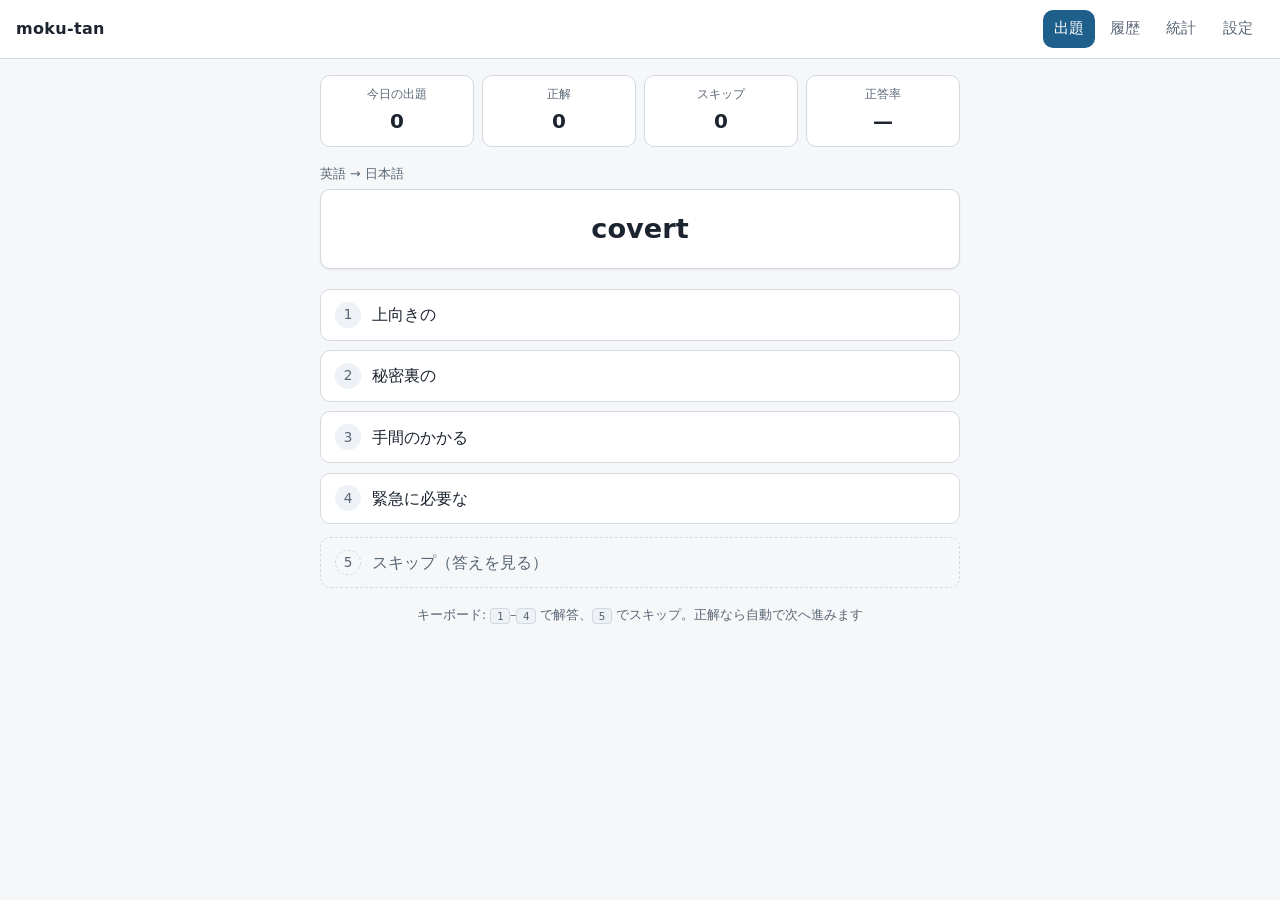
<file: docs/index.html>
<!doctype html>
<html lang="ja">
  <head>
    <meta charset="utf-8" />
    <meta name="viewport" content="width=device-width, initial-scale=1" />
    <title>moku-tan — TOEIC 英単語・熟語</title>
    <meta name="description" content="TOEIC 頻出の英単語と熟語を 4 択で反復学習する学習アプリ" />
    <link rel="icon" href="./favicon.svg" type="image/svg+xml" />
    <link rel="stylesheet" href="./css/style.css" />
  </head>
  <body>
    <header class="app-header">
      <p class="app-title">moku-tan</p>
      <nav class="app-nav" aria-label="画面切り替え">
        <a href="./index.html" data-nav>出題</a>
        <a href="./history.html" data-nav>履歴</a>
        <a href="./stats.html" data-nav>統計</a>
        <a href="./settings.html" data-nav>設定</a>
      </nav>
    </header>

    <main class="page">
      <p id="notice" class="notice" role="status" hidden></p>

      <section class="today-bar" aria-label="今日の成績">
        <span class="today-item"><span class="today-label">今日の出題</span><b id="today-asked">0</b></span>
        <span class="today-item"><span class="today-label">正解</span><b id="today-correct">0</b></span>
        <span class="today-item"><span class="today-label">スキップ</span><b id="today-skipped">0</b></span>
        <span class="today-item"><span class="today-label">正答率</span><b id="today-accuracy">—</b></span>
      </section>

      <section id="quiz" class="quiz">
        <p id="direction-label" class="direction-label"></p>
        <h1 id="prompt" class="prompt"></h1>

        <ul id="choices" class="choices"></ul>

        <div id="feedback" class="feedback" aria-live="polite"></div>

        <button id="next" type="button" class="next-button" hidden>次へ</button>
        <p id="hint" class="hint">キーボード: <kbd>1</kbd>–<kbd>4</kbd> で解答、<kbd>5</kbd> でスキップ</p>
      </section>
    </main>

    <script type="module" src="./js/main.js"></script>
  </body>
</html>
</file>
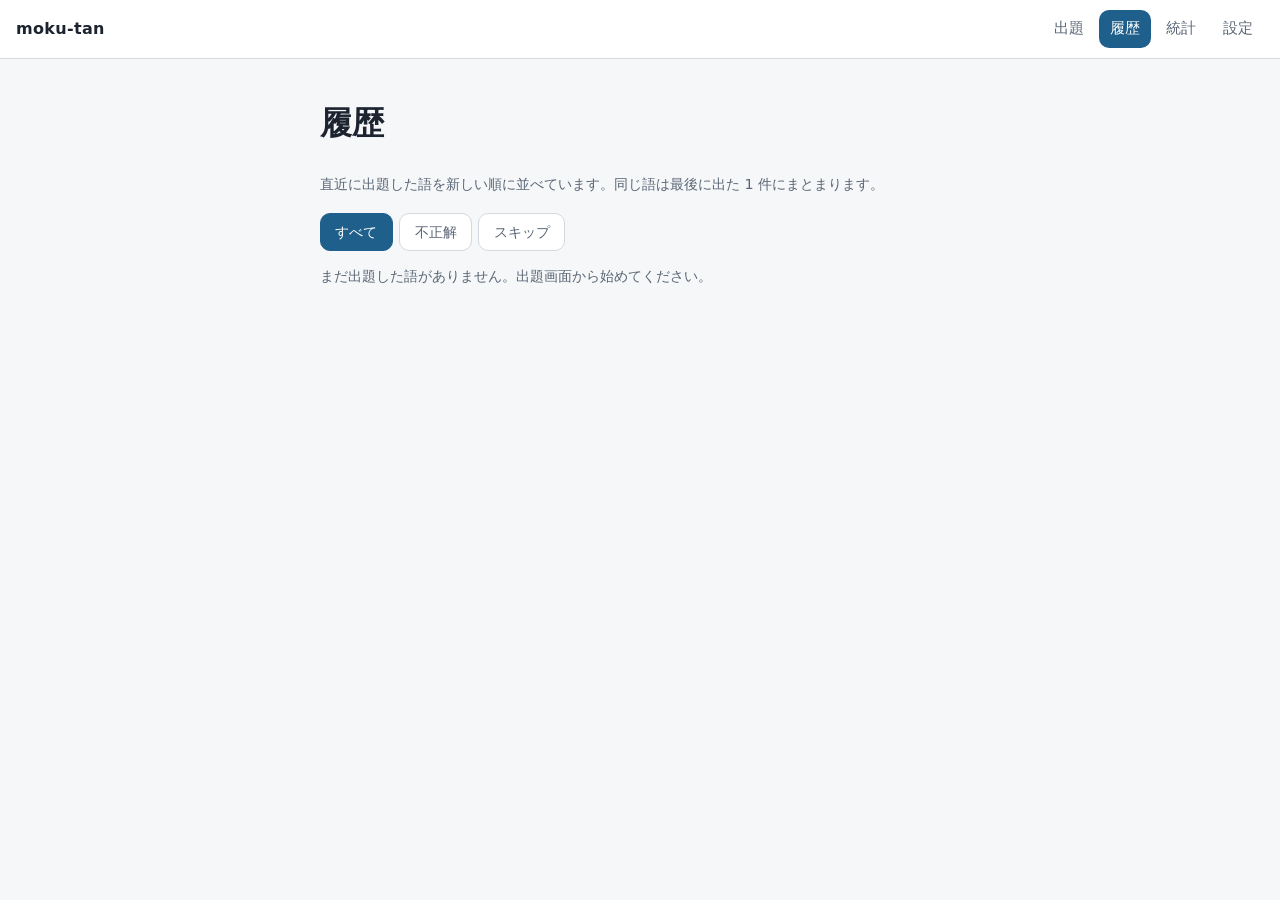
<file: docs/history.html>
<!doctype html>
<html lang="ja">
  <head>
    <meta charset="utf-8" />
    <meta name="viewport" content="width=device-width, initial-scale=1" />
    <title>履歴 — moku-tan</title>
    <link rel="icon" href="./favicon.svg" type="image/svg+xml" />
    <link rel="stylesheet" href="./css/style.css" />
  </head>
  <body>
    <header class="app-header">
      <p class="app-title">moku-tan</p>
      <nav class="app-nav" aria-label="画面切り替え">
        <a href="./index.html" data-nav>出題</a>
        <a href="./history.html" data-nav>履歴</a>
        <a href="./stats.html" data-nav>統計</a>
        <a href="./settings.html" data-nav>設定</a>
      </nav>
    </header>

    <main class="page">
      <h1>履歴</h1>
      <p class="description">直近に出題した語を新しい順に並べています。同じ語は最後に出た 1 件にまとまります。</p>
      <p id="notice" class="notice" role="status" hidden></p>

      <div class="filter-row" role="group" aria-label="絞り込み">
        <button type="button" class="filter" data-filter="all" aria-pressed="true">すべて</button>
        <button type="button" class="filter" data-filter="wrong" aria-pressed="false">不正解</button>
        <button type="button" class="filter" data-filter="skipped" aria-pressed="false">スキップ</button>
      </div>

      <p id="history-count" class="empty" role="status"></p>
      <ul id="history" class="history"></ul>
    </main>

    <script type="module" src="./js/history-page.js"></script>
  </body>
</html>
</file>
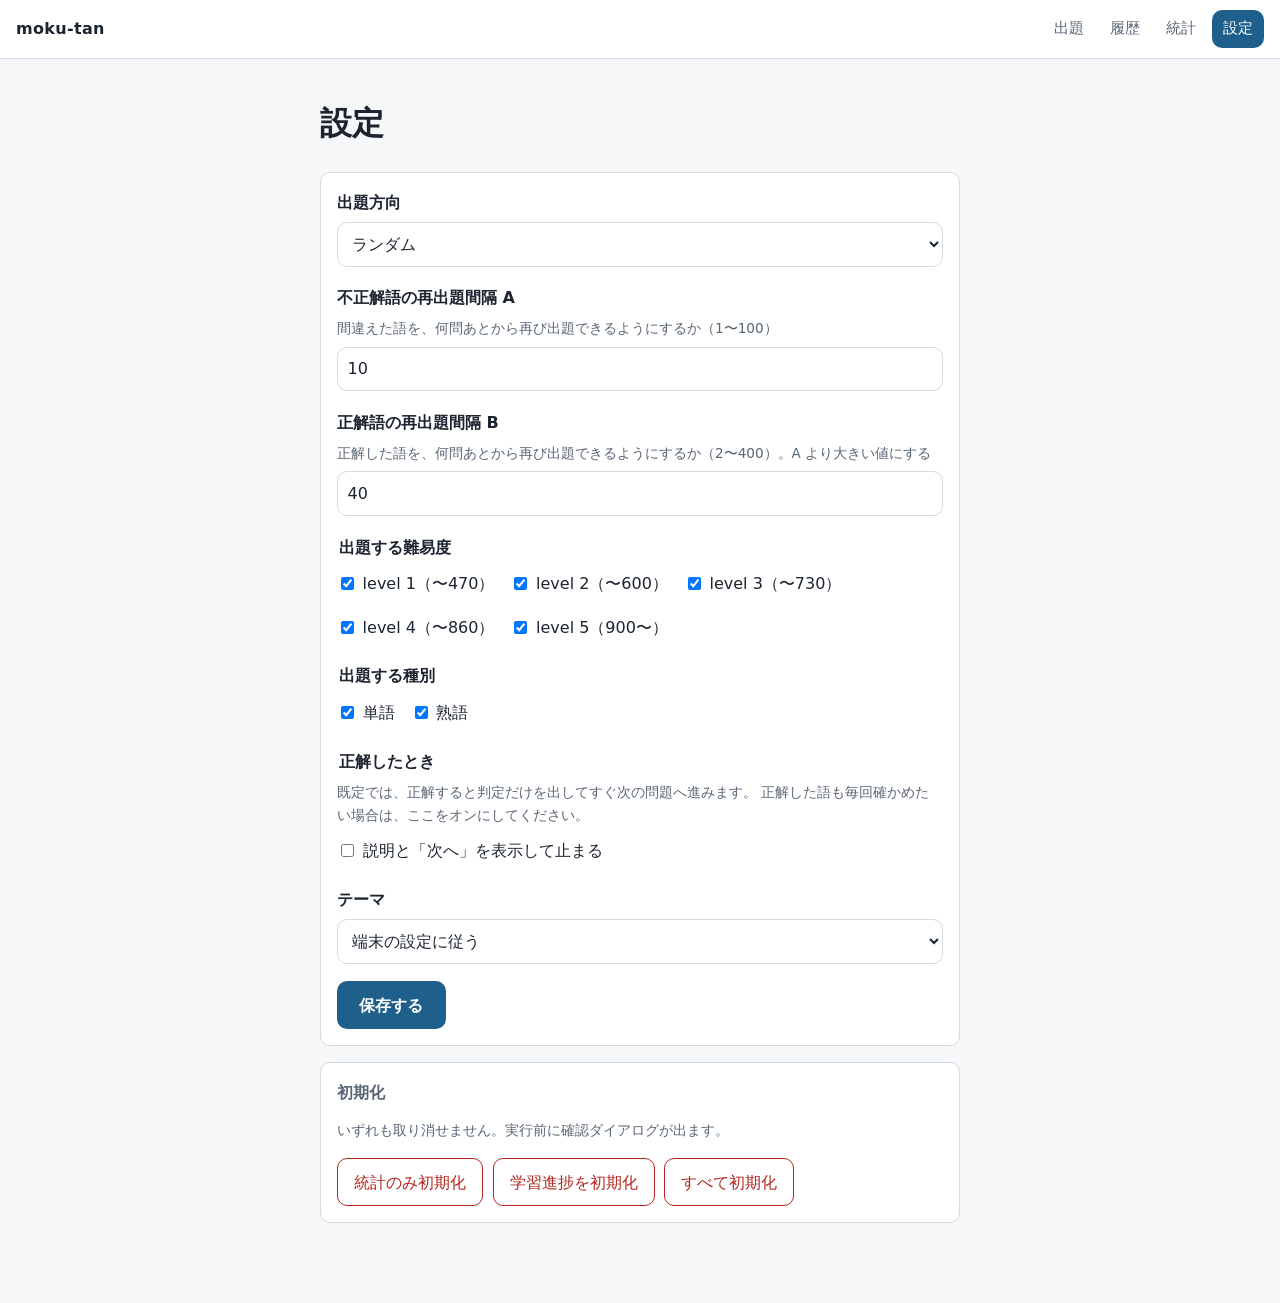
<file: docs/settings.html>
<!doctype html>
<html lang="ja">
  <head>
    <meta charset="utf-8" />
    <meta name="viewport" content="width=device-width, initial-scale=1" />
    <title>設定 — moku-tan</title>
    <link rel="icon" href="./favicon.svg" type="image/svg+xml" />
    <link rel="stylesheet" href="./css/style.css" />
  </head>
  <body>
    <header class="app-header">
      <p class="app-title">moku-tan</p>
      <nav class="app-nav" aria-label="画面切り替え">
        <a href="./index.html" data-nav>出題</a>
        <a href="./history.html" data-nav>履歴</a>
        <a href="./stats.html" data-nav>統計</a>
        <a href="./settings.html" data-nav>設定</a>
      </nav>
    </header>

    <main class="page">
      <h1>設定</h1>
      <p id="notice" class="notice" role="status" hidden></p>

      <form id="settings-form" class="card" novalidate>
        <ul id="errors" class="errors" role="alert"></ul>

        <div class="field">
          <label for="direction">出題方向</label>
          <select id="direction" name="direction">
            <option value="random">ランダム</option>
            <option value="en2ja">英語 → 日本語</option>
            <option value="ja2en">日本語 → 英語</option>
          </select>
        </div>

        <div class="field">
          <label for="interval-wrong">不正解語の再出題間隔 A</label>
          <p class="description">間違えた語を、何問あとから再び出題できるようにするか（1〜100）</p>
          <input id="interval-wrong" name="intervalWrong" type="number" min="1" max="100" step="1" inputmode="numeric" />
        </div>

        <div class="field">
          <label for="interval-correct">正解語の再出題間隔 B</label>
          <p class="description">
            正解した語を、何問あとから再び出題できるようにするか（2〜400）。A より大きい値にする
          </p>
          <input id="interval-correct" name="intervalCorrect" type="number" min="2" max="400" step="1" inputmode="numeric" />
        </div>

        <fieldset class="field">
          <legend>出題する難易度</legend>
          <div class="option-row" id="levels"></div>
        </fieldset>

        <fieldset class="field">
          <legend>出題する種別</legend>
          <div class="option-row" id="types"></div>
        </fieldset>

        <fieldset class="field">
          <legend>正解したとき</legend>
          <p class="description">
            既定では、正解すると判定だけを出してすぐ次の問題へ進みます。
            正解した語も毎回確かめたい場合は、ここをオンにしてください。
          </p>
          <div class="option-row">
            <label>
              <input id="review-on-correct" name="reviewOnCorrect" type="checkbox" />
              <span>説明と「次へ」を表示して止まる</span>
            </label>
          </div>
        </fieldset>

        <div class="field">
          <label for="theme">テーマ</label>
          <select id="theme" name="theme">
            <option value="auto">端末の設定に従う</option>
            <option value="light">ライト</option>
            <option value="dark">ダーク</option>
          </select>
        </div>

        <div class="button-row">
          <button type="submit" class="primary">保存する</button>
        </div>
      </form>

      <section class="card">
        <h2>初期化</h2>
        <p class="description">
          いずれも取り消せません。実行前に確認ダイアログが出ます。
        </p>
        <div class="button-row">
          <button type="button" class="danger" id="reset-stats">統計のみ初期化</button>
          <button type="button" class="danger" id="reset-progress">学習進捗を初期化</button>
          <button type="button" class="danger" id="reset-all">すべて初期化</button>
        </div>
      </section>
    </main>

    <script type="module" src="./js/settings-page.js"></script>
  </body>
</html>
</file>
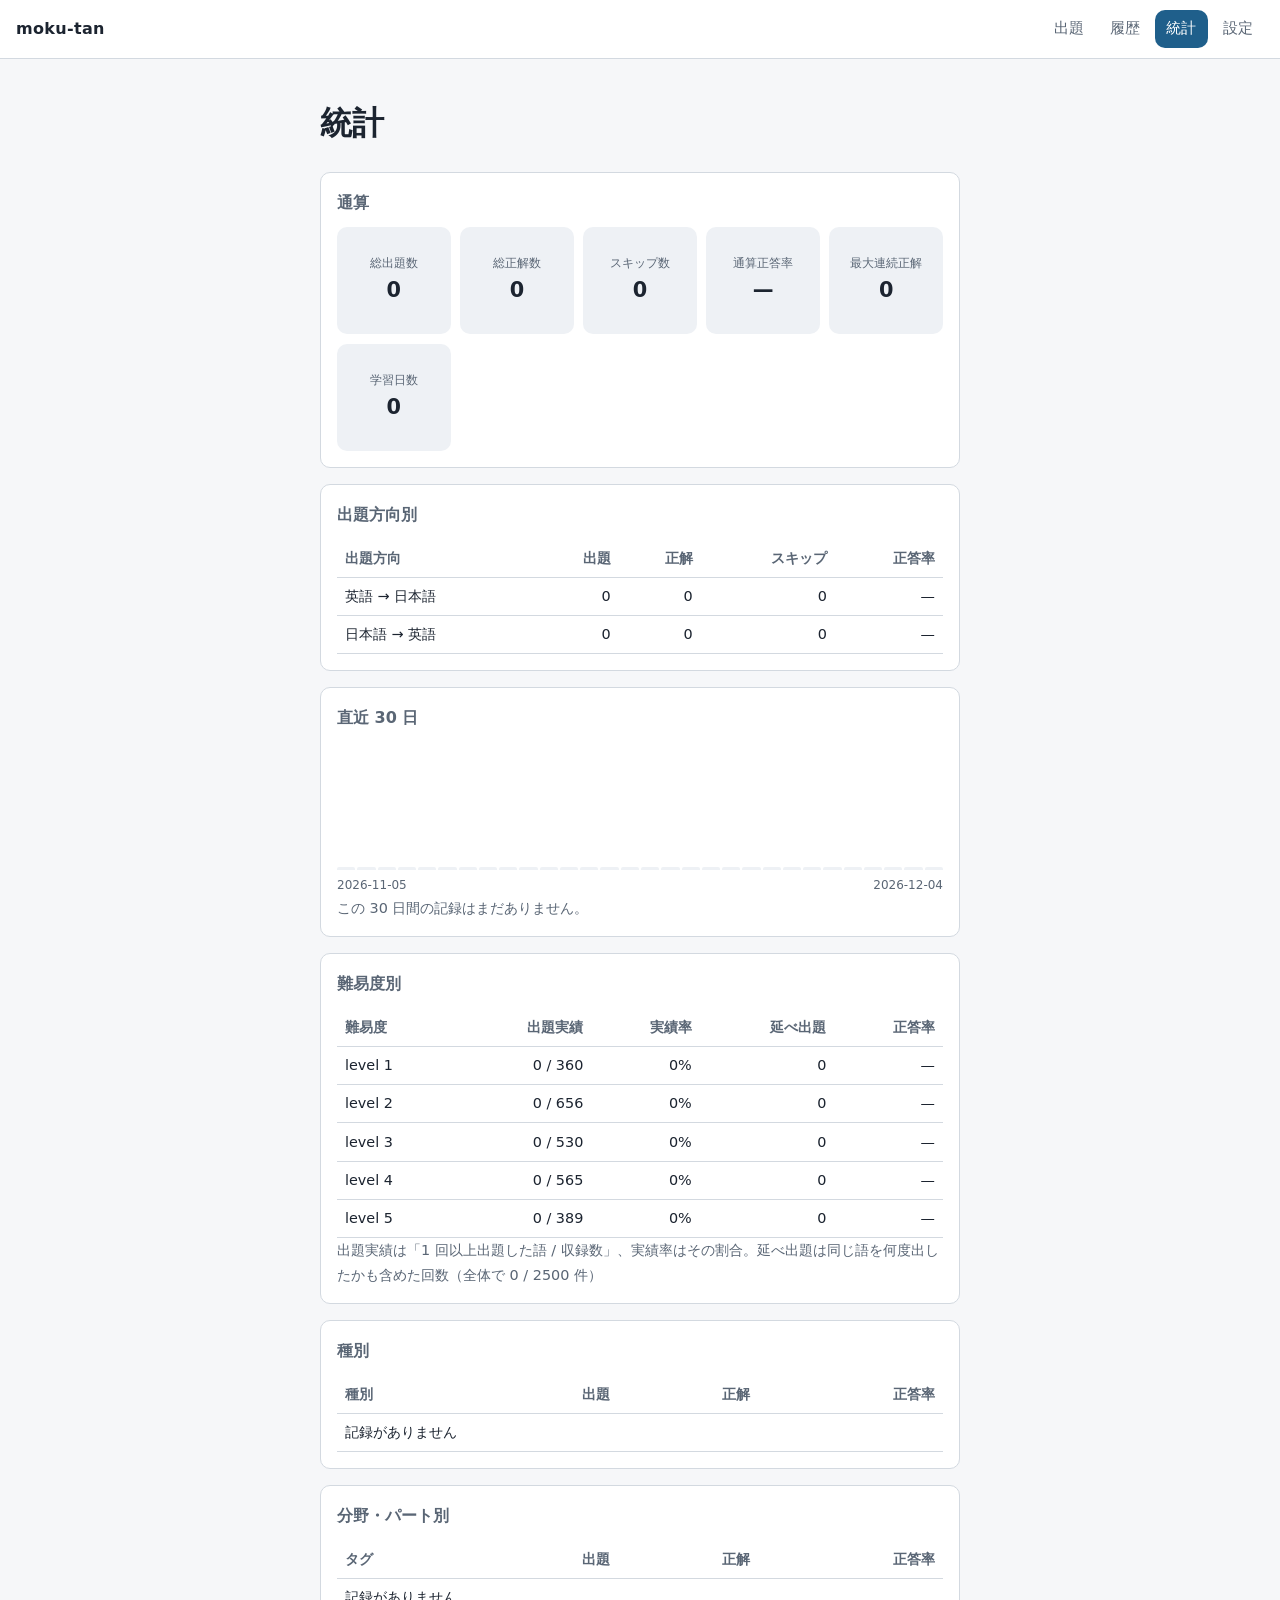
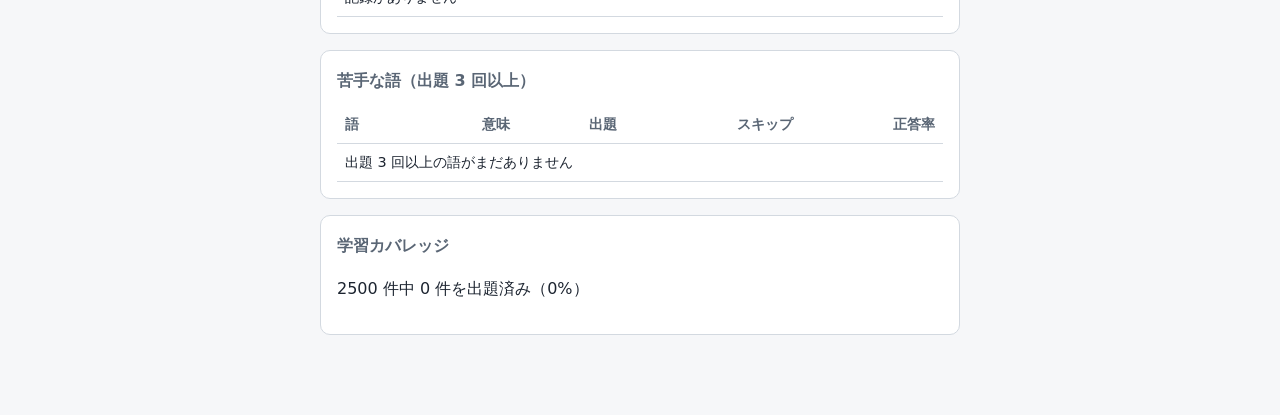
<file: docs/stats.html>
<!doctype html>
<html lang="ja">
  <head>
    <meta charset="utf-8" />
    <meta name="viewport" content="width=device-width, initial-scale=1" />
    <title>統計 — moku-tan</title>
    <link rel="icon" href="./favicon.svg" type="image/svg+xml" />
    <link rel="stylesheet" href="./css/style.css" />
  </head>
  <body>
    <header class="app-header">
      <p class="app-title">moku-tan</p>
      <nav class="app-nav" aria-label="画面切り替え">
        <a href="./index.html" data-nav>出題</a>
        <a href="./history.html" data-nav>履歴</a>
        <a href="./stats.html" data-nav>統計</a>
        <a href="./settings.html" data-nav>設定</a>
      </nav>
    </header>

    <main class="page">
      <h1>統計</h1>
      <p id="notice" class="notice" role="status" hidden></p>

      <section class="card">
        <h2>通算</h2>
        <ul class="summary-grid" id="summary"></ul>
      </section>

      <section class="card">
        <h2>出題方向別</h2>
        <div class="table-scroll"><table id="by-direction"></table></div>
      </section>

      <section class="card">
        <h2>直近 30 日</h2>
        <ul class="daily-chart" id="daily-chart"></ul>
        <div class="daily-axis"><span id="daily-from"></span><span id="daily-to"></span></div>
        <p class="empty" id="daily-note"></p>
      </section>

      <section class="card">
        <h2>難易度別</h2>
        <div class="table-scroll"><table id="by-level"></table></div>
        <p class="empty" id="by-level-note"></p>
      </section>

      <section class="card">
        <h2>種別</h2>
        <div class="table-scroll"><table id="by-type"></table></div>
      </section>

      <section class="card">
        <h2>分野・パート別</h2>
        <div class="table-scroll"><table id="by-tag"></table></div>
      </section>

      <section class="card">
        <h2>苦手な語（出題 3 回以上）</h2>
        <div class="table-scroll"><table id="weak"></table></div>
      </section>

      <section class="card">
        <h2>学習カバレッジ</h2>
        <p id="coverage"></p>
      </section>
    </main>

    <script type="module" src="./js/stats-page.js"></script>
  </body>
</html>
</file>
<file: docs/css/style.css>
/* moku-tan — 1 枚だけの CSS。テーマは CSS 変数で切り替える。 */

:root {
  --bg: #f6f7f9;
  --surface: #ffffff;
  --surface-alt: #eef1f5;
  --text: #1c2430;
  --text-muted: #5a6675;
  --border: #d3d9e0;
  --accent: #1f5f8b;
  --accent-text: #ffffff;
  --correct: #1a7f4b;
  --correct-bg: #e3f4ea;
  --wrong: #b3261e;
  --wrong-bg: #fbe6e5;
  --radius: 10px;
  --shadow: 0 1px 2px rgb(20 30 45 / 8%);
}

@media (prefers-color-scheme: dark) {
  :root:not([data-theme='light']) {
    --bg: #14181d;
    --surface: #1d232a;
    --surface-alt: #262e37;
    --text: #e6eaef;
    --text-muted: #a3aeba;
    --border: #333c46;
    --accent: #6fb3dd;
    --accent-text: #10151a;
    --correct: #6cd39a;
    --correct-bg: #17352a;
    --wrong: #f29490;
    --wrong-bg: #3a1e1e;
    --shadow: none;
  }
}

:root[data-theme='dark'] {
  --bg: #14181d;
  --surface: #1d232a;
  --surface-alt: #262e37;
  --text: #e6eaef;
  --text-muted: #a3aeba;
  --border: #333c46;
  --accent: #6fb3dd;
  --accent-text: #10151a;
  --correct: #6cd39a;
  --correct-bg: #17352a;
  --wrong: #f29490;
  --wrong-bg: #3a1e1e;
  --shadow: none;
}

* {
  box-sizing: border-box;
}

body {
  margin: 0;
  background: var(--bg);
  color: var(--text);
  font-family: system-ui, -apple-system, 'Hiragino Kaku Gothic ProN', 'Noto Sans JP', sans-serif;
  line-height: 1.7;
  -webkit-text-size-adjust: 100%;
}

/* ---- ヘッダー ---- */

.app-header {
  display: flex;
  align-items: center;
  justify-content: space-between;
  gap: 0.5rem;
  padding: 0.6rem 1rem;
  background: var(--surface);
  border-bottom: 1px solid var(--border);
  position: sticky;
  top: 0;
  z-index: 10;
}

.app-title {
  margin: 0;
  font-weight: 700;
  letter-spacing: 0.02em;
}

.app-nav {
  display: flex;
  gap: 0.25rem;
}

.app-nav a {
  padding: 0.4rem 0.7rem;
  border-radius: var(--radius);
  color: var(--text-muted);
  text-decoration: none;
  font-size: 0.95rem;
}

.app-nav a:hover {
  background: var(--surface-alt);
}

.app-nav a[aria-current='page'] {
  background: var(--accent);
  color: var(--accent-text);
}

.page {
  max-width: 42rem;
  margin: 0 auto;
  padding: 1rem 1rem 4rem;
}

.notice {
  margin: 0 0 1rem;
  padding: 0.7rem 0.9rem;
  border: 1px solid var(--border);
  border-left: 4px solid var(--accent);
  border-radius: var(--radius);
  background: var(--surface);
  font-size: 0.9rem;
}

/* ---- 出題画面 ---- */

.today-bar {
  display: flex;
  gap: 0.5rem;
  margin-bottom: 1rem;
}

.today-item {
  flex: 1;
  display: flex;
  flex-direction: column;
  align-items: center;
  padding: 0.5rem 0.25rem;
  background: var(--surface);
  border: 1px solid var(--border);
  border-radius: var(--radius);
}

.today-label {
  font-size: 0.75rem;
  color: var(--text-muted);
}

.today-item b {
  font-size: 1.25rem;
  font-variant-numeric: tabular-nums;
}

.direction-label {
  margin: 0 0 0.25rem;
  font-size: 0.8rem;
  color: var(--text-muted);
}

.prompt {
  margin: 0 0 1.25rem;
  padding: 1.25rem 1rem;
  background: var(--surface);
  border: 1px solid var(--border);
  border-radius: var(--radius);
  box-shadow: var(--shadow);
  font-size: 1.7rem;
  line-height: 1.4;
  text-align: center;
  overflow-wrap: anywhere;
}

.choices {
  list-style: none;
  margin: 0 0 1rem;
  padding: 0;
  display: grid;
  gap: 0.6rem;
}

.choice {
  display: flex;
  align-items: center;
  gap: 0.7rem;
  width: 100%;
  min-height: 3rem;
  padding: 0.7rem 0.9rem;
  background: var(--surface);
  color: var(--text);
  border: 1px solid var(--border);
  border-radius: var(--radius);
  font: inherit;
  text-align: left;
  cursor: pointer;
}

.choice:hover:not(:disabled) {
  border-color: var(--accent);
}

.choice:disabled {
  cursor: default;
  opacity: 1;
}

.choice-key {
  flex: none;
  width: 1.6rem;
  height: 1.6rem;
  display: grid;
  place-items: center;
  border-radius: 50%;
  background: var(--surface-alt);
  color: var(--text-muted);
  font-size: 0.85rem;
}

.choice-label {
  overflow-wrap: anywhere;
}

.choice.is-correct {
  border-color: var(--correct);
  background: var(--correct-bg);
}

.choice.is-wrong {
  border-color: var(--wrong);
  background: var(--wrong-bg);
}

/* スキップは 4 択と取り違えないよう、控えめな見た目にする */
.choice.is-skip {
  margin-top: 0.2rem;
  background: transparent;
  border-style: dashed;
  color: var(--text-muted);
}

.choice.is-skip .choice-key {
  background: transparent;
  border: 1px dashed var(--border);
}

.feedback:not(:empty) {
  padding: 0.9rem 1rem;
  margin-bottom: 1rem;
  background: var(--surface);
  border: 1px solid var(--border);
  border-radius: var(--radius);
}

.feedback p {
  margin: 0 0 0.35rem;
}

.verdict {
  font-weight: 700;
}

.verdict.is-correct {
  color: var(--correct);
}

.verdict.is-wrong {
  color: var(--wrong);
}

.verdict.is-skipped {
  color: var(--text-muted);
}

.feedback-headword {
  font-size: 1.2rem;
  font-weight: 700;
}

.feedback-ipa {
  font-size: 0.85rem;
  font-weight: 400;
  color: var(--text-muted);
  white-space: nowrap;
}

.feedback-meaning {
  color: var(--text);
}

/* 由来・語族・使い分けは補足なので、意味より一段弱い見た目にする */
.feedback-note,
.history-note {
  margin-top: 0.35rem;
  padding-left: 0.6rem;
  border-left: 2px solid var(--border);
  font-size: 0.85rem;
  color: var(--text-muted);
}

/* 補足が続くときは間を詰め、ひとまとまりに見せる */
.feedback-note + .feedback-note,
.history-note + .history-note {
  margin-top: 0.2rem;
}

.feedback-example-en,
.feedback-example-ja {
  font-size: 0.9rem;
  color: var(--text-muted);
}

.next-button {
  width: 100%;
  min-height: 3rem;
  padding: 0.7rem 1rem;
  background: var(--accent);
  color: var(--accent-text);
  border: none;
  border-radius: var(--radius);
  font: inherit;
  font-weight: 700;
  cursor: pointer;
}

.hint {
  margin: 0.8rem 0 0;
  font-size: 0.8rem;
  color: var(--text-muted);
  text-align: center;
}

kbd {
  padding: 0.05rem 0.35rem;
  border: 1px solid var(--border);
  border-radius: 4px;
  background: var(--surface-alt);
  font-size: 0.85em;
}

@media (hover: none) {
  .hint {
    display: none;
  }
}

/* ---- 共通のカード / 表 ---- */

.card {
  margin: 0 0 1rem;
  padding: 1rem;
  background: var(--surface);
  border: 1px solid var(--border);
  border-radius: var(--radius);
}

.card h2 {
  margin: 0 0 0.7rem;
  font-size: 1rem;
  color: var(--text-muted);
}

.summary-grid {
  display: grid;
  grid-template-columns: repeat(auto-fit, minmax(7rem, 1fr));
  gap: 0.6rem;
  list-style: none;
  margin: 0;
  padding: 0;
}

.summary-grid > li {
  padding: 0.6rem;
  background: var(--surface-alt);
  border-radius: var(--radius);
  text-align: center;
}

.summary-grid dt {
  font-size: 0.75rem;
  color: var(--text-muted);
}

.summary-grid dd {
  margin: 0;
  font-size: 1.3rem;
  font-weight: 700;
  font-variant-numeric: tabular-nums;
}

table {
  width: 100%;
  border-collapse: collapse;
  font-size: 0.9rem;
}

th,
td {
  padding: 0.4rem 0.5rem;
  border-bottom: 1px solid var(--border);
  text-align: left;
  /* 狭い画面で見出しが 1 文字ずつ折り返されるのを防ぐ。
     あふれた分は .table-scroll が横スクロールで受ける */
  white-space: nowrap;
}

th {
  color: var(--text-muted);
  font-weight: 600;
}

td.num,
th.num {
  text-align: right;
  font-variant-numeric: tabular-nums;
}

.table-scroll {
  overflow-x: auto;
}

.empty {
  margin: 0;
  color: var(--text-muted);
  font-size: 0.9rem;
}

/* ---- 日別グラフ（インライン SVG を使わず CSS だけで描く） ---- */

.daily-chart {
  display: flex;
  align-items: flex-end;
  gap: 2px;
  height: 8rem;
  padding: 0;
  margin: 0;
  list-style: none;
}

.daily-chart > li {
  flex: 1;
  display: flex;
  flex-direction: column;
  justify-content: flex-end;
  height: 100%;
  min-width: 3px;
}

.daily-bar {
  background: var(--accent);
  border-radius: 2px 2px 0 0;
  min-height: 1px;
}

.daily-bar.is-empty {
  background: var(--surface-alt);
}

.daily-axis {
  display: flex;
  justify-content: space-between;
  margin-top: 0.3rem;
  font-size: 0.75rem;
  color: var(--text-muted);
}

/* ---- 履歴画面 ---- */

.description {
  margin: 0 0 1rem;
  font-size: 0.9rem;
  color: var(--text-muted);
}

.filter-row {
  display: flex;
  flex-wrap: wrap;
  gap: 0.4rem;
  margin-bottom: 0.8rem;
}

.filter {
  min-height: 2.4rem;
  padding: 0.35rem 0.9rem;
  background: var(--surface);
  color: var(--text-muted);
  border: 1px solid var(--border);
  border-radius: var(--radius);
  font: inherit;
  font-size: 0.9rem;
  cursor: pointer;
}

.filter[aria-pressed='true'] {
  background: var(--accent);
  color: var(--accent-text);
  border-color: var(--accent);
}

.history {
  list-style: none;
  margin: 0.6rem 0 0;
  padding: 0;
  display: grid;
  gap: 0.6rem;
}

.history-item {
  padding: 0.8rem 0.9rem;
  background: var(--surface);
  border: 1px solid var(--border);
  border-radius: var(--radius);
}

.history-head {
  display: flex;
  flex-wrap: wrap;
  align-items: baseline;
  gap: 0.2rem 0.5rem;
}

.history-head .history-badge {
  margin-left: auto;
}

.history-word {
  font-size: 1.15rem;
  font-weight: 700;
  overflow-wrap: anywhere;
}

.history-ipa {
  font-size: 0.8rem;
  color: var(--text-muted);
  white-space: nowrap;
}

.history-badge {
  flex: none;
  font-size: 0.8rem;
  white-space: nowrap;
}

.history-badge.is-correct {
  color: var(--correct);
}

.history-badge.is-wrong {
  color: var(--wrong);
}

.history-badge.is-skipped {
  color: var(--text-muted);
}

.history-meta {
  margin: 0.15rem 0 0.4rem;
  font-size: 0.78rem;
  color: var(--text-muted);
}

.history-meaning {
  margin: 0 0 0.35rem;
}

.history-example-en,
.history-example-ja {
  margin: 0 0 0.2rem;
  font-size: 0.88rem;
  color: var(--text-muted);
}

/* ---- 設定画面 ---- */

.field {
  margin-bottom: 1.1rem;
}

.field > legend,
.field > label {
  display: block;
  margin-bottom: 0.35rem;
  font-weight: 600;
}

.field .description {
  margin: 0 0 0.4rem;
  font-size: 0.85rem;
  color: var(--text-muted);
}

fieldset.field {
  border: none;
  padding: 0;
  margin-inline: 0;
}

.option-row {
  display: flex;
  flex-wrap: wrap;
  gap: 0.5rem 1rem;
}

.option-row label {
  display: inline-flex;
  align-items: center;
  gap: 0.35rem;
  min-height: 2.2rem;
}

input[type='number'],
select {
  width: 100%;
  min-height: 2.8rem;
  padding: 0.45rem 0.6rem;
  background: var(--surface);
  color: var(--text);
  border: 1px solid var(--border);
  border-radius: var(--radius);
  font: inherit;
}

.errors {
  margin: 0 0 1rem;
  padding: 0.7rem 0.9rem 0.7rem 1.6rem;
  border: 1px solid var(--wrong);
  border-radius: var(--radius);
  background: var(--wrong-bg);
  color: var(--wrong);
  font-size: 0.9rem;
}

.errors:empty {
  display: none;
}

.button-row {
  display: flex;
  flex-wrap: wrap;
  gap: 0.6rem;
}

button.primary {
  min-height: 3rem;
  padding: 0.6rem 1.4rem;
  background: var(--accent);
  color: var(--accent-text);
  border: none;
  border-radius: var(--radius);
  font: inherit;
  font-weight: 700;
  cursor: pointer;
}

button.danger {
  min-height: 3rem;
  padding: 0.6rem 1rem;
  background: var(--surface);
  color: var(--wrong);
  border: 1px solid var(--wrong);
  border-radius: var(--radius);
  font: inherit;
  cursor: pointer;
}

:focus-visible {
  outline: 3px solid var(--accent);
  outline-offset: 2px;
}
</file>
